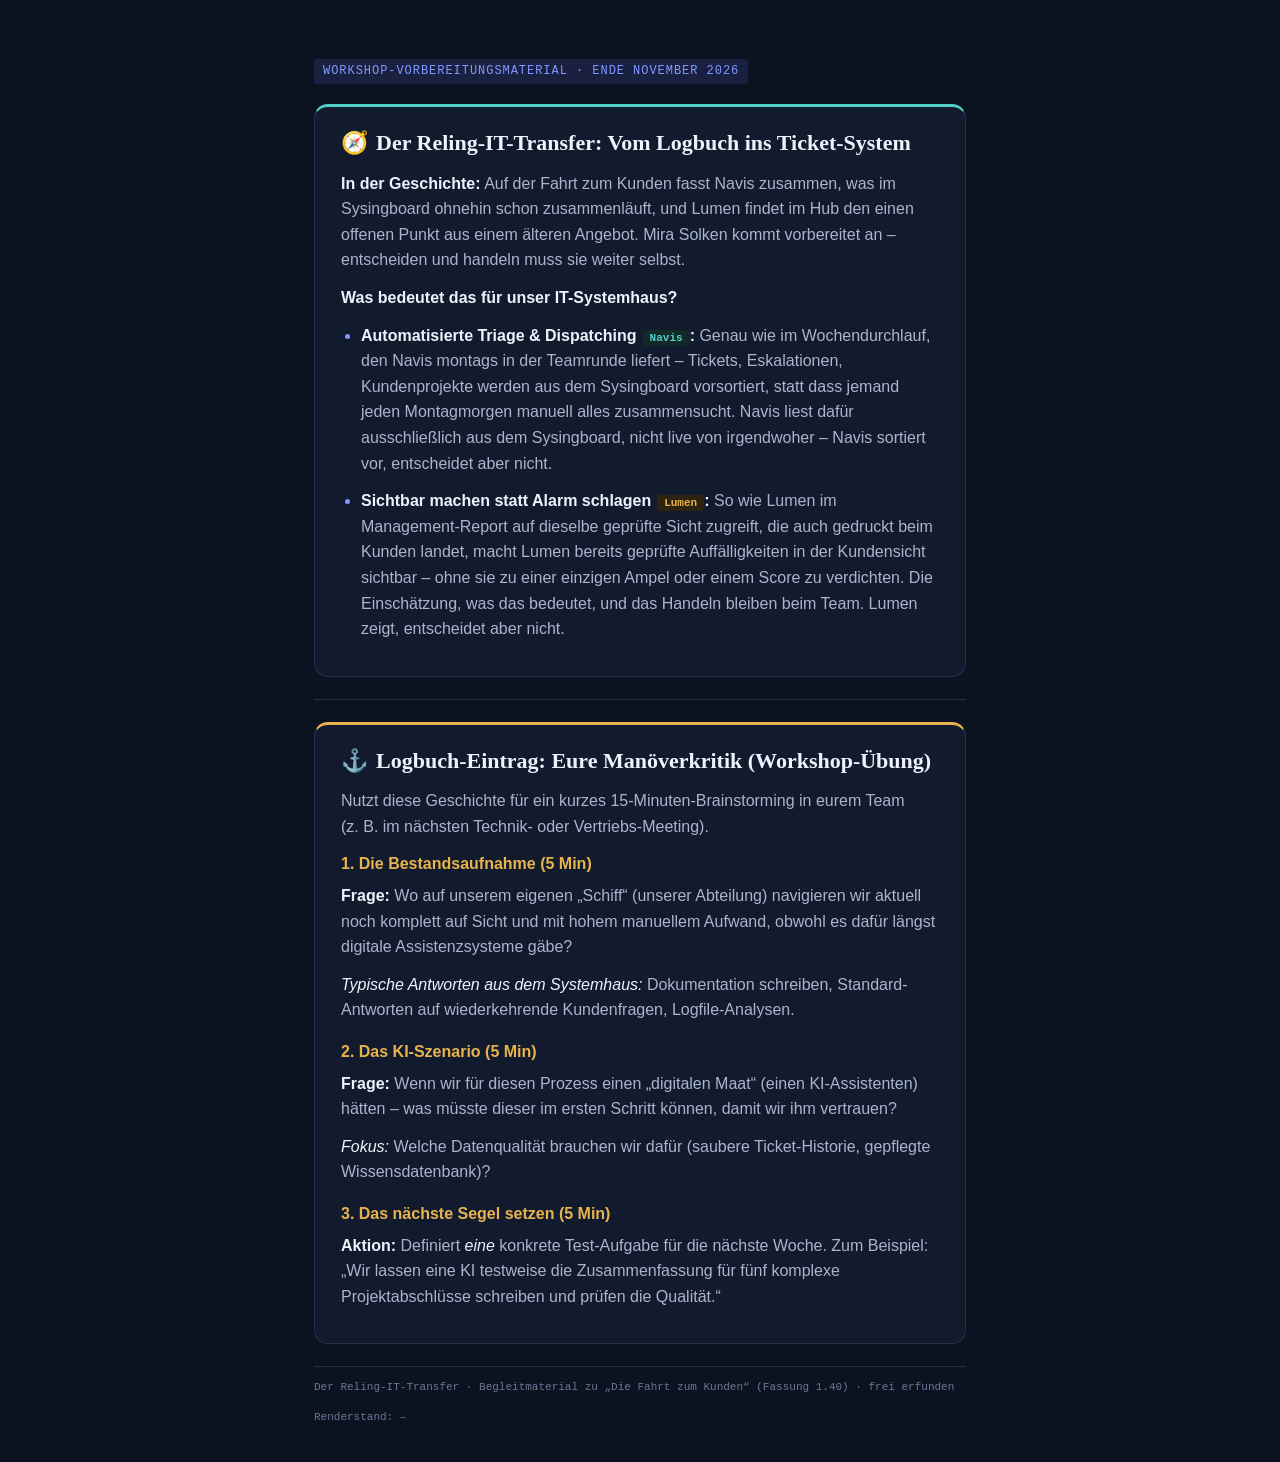
<file: story/current/workshop-handout.html>
<!DOCTYPE html>
<html lang="de">
<head>
<meta charset="UTF-8">
<title>Der Reling-IT-Transfer</title>
<style>
  :root{
    --bg:#0b1220;
    --surface:#121b2e;
    --surface-2:#182238;
    --ink:#eef2fb;
    --ink-soft:#aab4cc;
    --ink-faint:#6c7796;
    --line:#24304d;
    --navis:#4fd1c5;
    --navis-soft:#12292a;
    --lumen:#e8b34c;
    --lumen-soft:#2c2311;
    --accent:#8098ff;
    --accent-soft:#1a2140;
    --ok:#7bc493;
    --ok-soft:#16241c;
  }

  *{box-sizing:border-box;}
  html,body{margin:0; padding:0;}
  body{
    background:var(--bg);
    color:var(--ink);
    font-family:"Work Sans","Segoe UI",Arial,sans-serif;
    line-height:1.6;
    -webkit-font-smoothing:antialiased;
  }
  .wrap{max-width:700px; margin:0 auto; padding:56px 24px 36px;}

  .eyebrow{
    font-family:"IBM Plex Mono",monospace;
    font-size:12px;
    letter-spacing:.08em;
    text-transform:uppercase;
    color:var(--accent);
    background:var(--accent-soft);
    display:inline-block;
    padding:3px 9px;
    border-radius:3px;
  }

  h1{
    font-family:"Fraunces",Georgia,serif;
    font-weight:700;
    font-size:clamp(26px,4.6vw,34px);
    line-height:1.18;
    margin:14px 0 0;
  }
  h1 .emoji{margin-right:8px;}

  h2.block-title{
    font-family:"Fraunces",Georgia,serif;
    font-weight:600;
    font-size:22px;
    line-height:1.25;
    margin:0 0 14px;
    color:var(--ink);
  }
  h2.block-title .emoji{margin-right:8px;}

  h3.step-title{
    font-family:"Work Sans",Arial,sans-serif;
    font-weight:600;
    font-size:16px;
    margin:16px 0 6px;
    color:var(--lumen);
  }
  h3.step-title:first-of-type{margin-top:6px;}

  p{margin:0 0 12px; color:var(--ink-soft);}
  strong{color:var(--ink); font-weight:600;}
  em{color:var(--ink); font-style:italic;}

  ul{margin:0 0 4px; padding-left:20px;}
  li{margin:0 0 12px; color:var(--ink-soft);}
  li::marker{color:var(--accent);}

  .box-shell{margin:20px 0;}
  .block{
    background:var(--surface);
    border:1px solid var(--line);
    border-radius:14px;
    padding:22px 26px;
  }
  .block.navis-lumen{border-top:3px solid var(--navis);}
  .block.logbuch{border-top:3px solid var(--lumen);}

  .tag-navis{
    font-family:"IBM Plex Mono",monospace;
    font-size:11px;
    color:var(--navis);
    background:var(--navis-soft);
    padding:2px 7px;
    border-radius:3px;
    margin-left:6px;
    white-space:nowrap;
  }
  .tag-lumen{
    font-family:"IBM Plex Mono",monospace;
    font-size:11px;
    color:var(--lumen);
    background:var(--lumen-soft);
    padding:2px 7px;
    border-radius:3px;
    margin-left:6px;
    white-space:nowrap;
  }

  .divider{
    border:none;
    border-top:1px solid var(--line);
    margin:22px 0;
  }

  footer{
    margin-top:22px;
    padding-top:12px;
    border-top:1px solid var(--line);
    font-family:"IBM Plex Mono",monospace;
    font-size:11px;
    color:var(--ink-faint);
    display:flex;
    justify-content:space-between;
    gap:12px;
    flex-wrap:wrap;
  }

  @media print{
    body{background:var(--bg) !important; -webkit-print-color-adjust:exact; print-color-adjust:exact;}
    p, h2, h3{padding-top:10px; box-decoration-break:clone; -webkit-box-decoration-break:clone;}
    .box-shell{padding-top:12px; padding-bottom:12px; break-inside:avoid; box-decoration-break:clone; -webkit-box-decoration-break:clone;}
    .footer-shell{padding-top:12px; box-decoration-break:clone; -webkit-box-decoration-break:clone;}
    footer{break-inside:avoid;}
    li{break-inside:avoid;}
  }
</style>
</head>
<body>
<div class="wrap">

  <span class="eyebrow">Workshop-Vorbereitungsmaterial &middot; Ende November 2026</span>

  <div class="box-shell">
    <div class="block navis-lumen">
      <h2 class="block-title"><span class="emoji">🧭</span>Der Reling-IT-Transfer: Vom Logbuch ins Ticket-System</h2>

      <p><strong>In der Geschichte:</strong> Auf der Fahrt zum Kunden fasst Navis zusammen, was im Sysingboard ohnehin schon zusammenläuft, und Lumen findet im Hub den einen offenen Punkt aus einem älteren Angebot. Mira Solken kommt vorbereitet an &ndash; entscheiden und handeln muss sie weiter selbst.</p>

      <p><strong>Was bedeutet das für unser IT-Systemhaus?</strong></p>

      <ul>
        <li><strong>Automatisierte Triage &amp; Dispatching<span class="tag-navis">Navis</span>:</strong> Genau wie im Wochendurchlauf, den Navis montags in der Teamrunde liefert &ndash; Tickets, Eskalationen, Kundenprojekte werden aus dem Sysingboard vorsortiert, statt dass jemand jeden Montagmorgen manuell alles zusammensucht. Navis liest dafür ausschließlich aus dem Sysingboard, nicht live von irgendwoher &ndash; Navis sortiert vor, entscheidet aber nicht.</li>
        <li><strong>Sichtbar machen statt Alarm schlagen<span class="tag-lumen">Lumen</span>:</strong> So wie Lumen im Management-Report auf dieselbe geprüfte Sicht zugreift, die auch gedruckt beim Kunden landet, macht Lumen bereits geprüfte Auffälligkeiten in der Kundensicht sichtbar &ndash; ohne sie zu einer einzigen Ampel oder einem Score zu verdichten. Die Einschätzung, was das bedeutet, und das Handeln bleiben beim Team. Lumen zeigt, entscheidet aber nicht.</li>
      </ul>
    </div>
  </div>

  <hr class="divider">

  <div class="box-shell">
    <div class="block logbuch">
      <h2 class="block-title"><span class="emoji">⚓</span>Logbuch-Eintrag: Eure Manöverkritik (Workshop-Übung)</h2>

      <p>Nutzt diese Geschichte für ein kurzes 15-Minuten-Brainstorming in eurem Team (z.&nbsp;B. im nächsten Technik- oder Vertriebs-Meeting).</p>

      <h3 class="step-title">1. Die Bestandsaufnahme (5 Min)</h3>
      <p><strong>Frage:</strong> Wo auf unserem eigenen &bdquo;Schiff&ldquo; (unserer Abteilung) navigieren wir aktuell noch komplett auf Sicht und mit hohem manuellem Aufwand, obwohl es dafür längst digitale Assistenzsysteme gäbe?</p>
      <p><em>Typische Antworten aus dem Systemhaus:</em> Dokumentation schreiben, Standard-Antworten auf wiederkehrende Kundenfragen, Logfile-Analysen.</p>

      <h3 class="step-title">2. Das KI-Szenario (5 Min)</h3>
      <p><strong>Frage:</strong> Wenn wir für diesen Prozess einen &bdquo;digitalen Maat&ldquo; (einen KI-Assistenten) hätten &ndash; was müsste dieser im ersten Schritt können, damit wir ihm vertrauen?</p>
      <p><em>Fokus:</em> Welche Datenqualität brauchen wir dafür (saubere Ticket-Historie, gepflegte Wissensdatenbank)?</p>

      <h3 class="step-title">3. Das nächste Segel setzen (5 Min)</h3>
      <p><strong>Aktion:</strong> Definiert <em>eine</em> konkrete Test-Aufgabe für die nächste Woche. Zum Beispiel: &bdquo;Wir lassen eine KI testweise die Zusammenfassung für fünf komplexe Projektabschlüsse schreiben und prüfen die Qualität.&ldquo;</p>
    </div>
  </div>

  <div class="footer-shell">
    <footer>
      <span>Der Reling-IT-Transfer &middot; Begleitmaterial zu &bdquo;Die Fahrt zum Kunden&ldquo; (Fassung 1.40) &middot; frei erfunden</span>
      <span id="render-stamp">Renderstand: &ndash;</span>
    </footer>
  </div>

</div>
</body>
</html>
</file>
